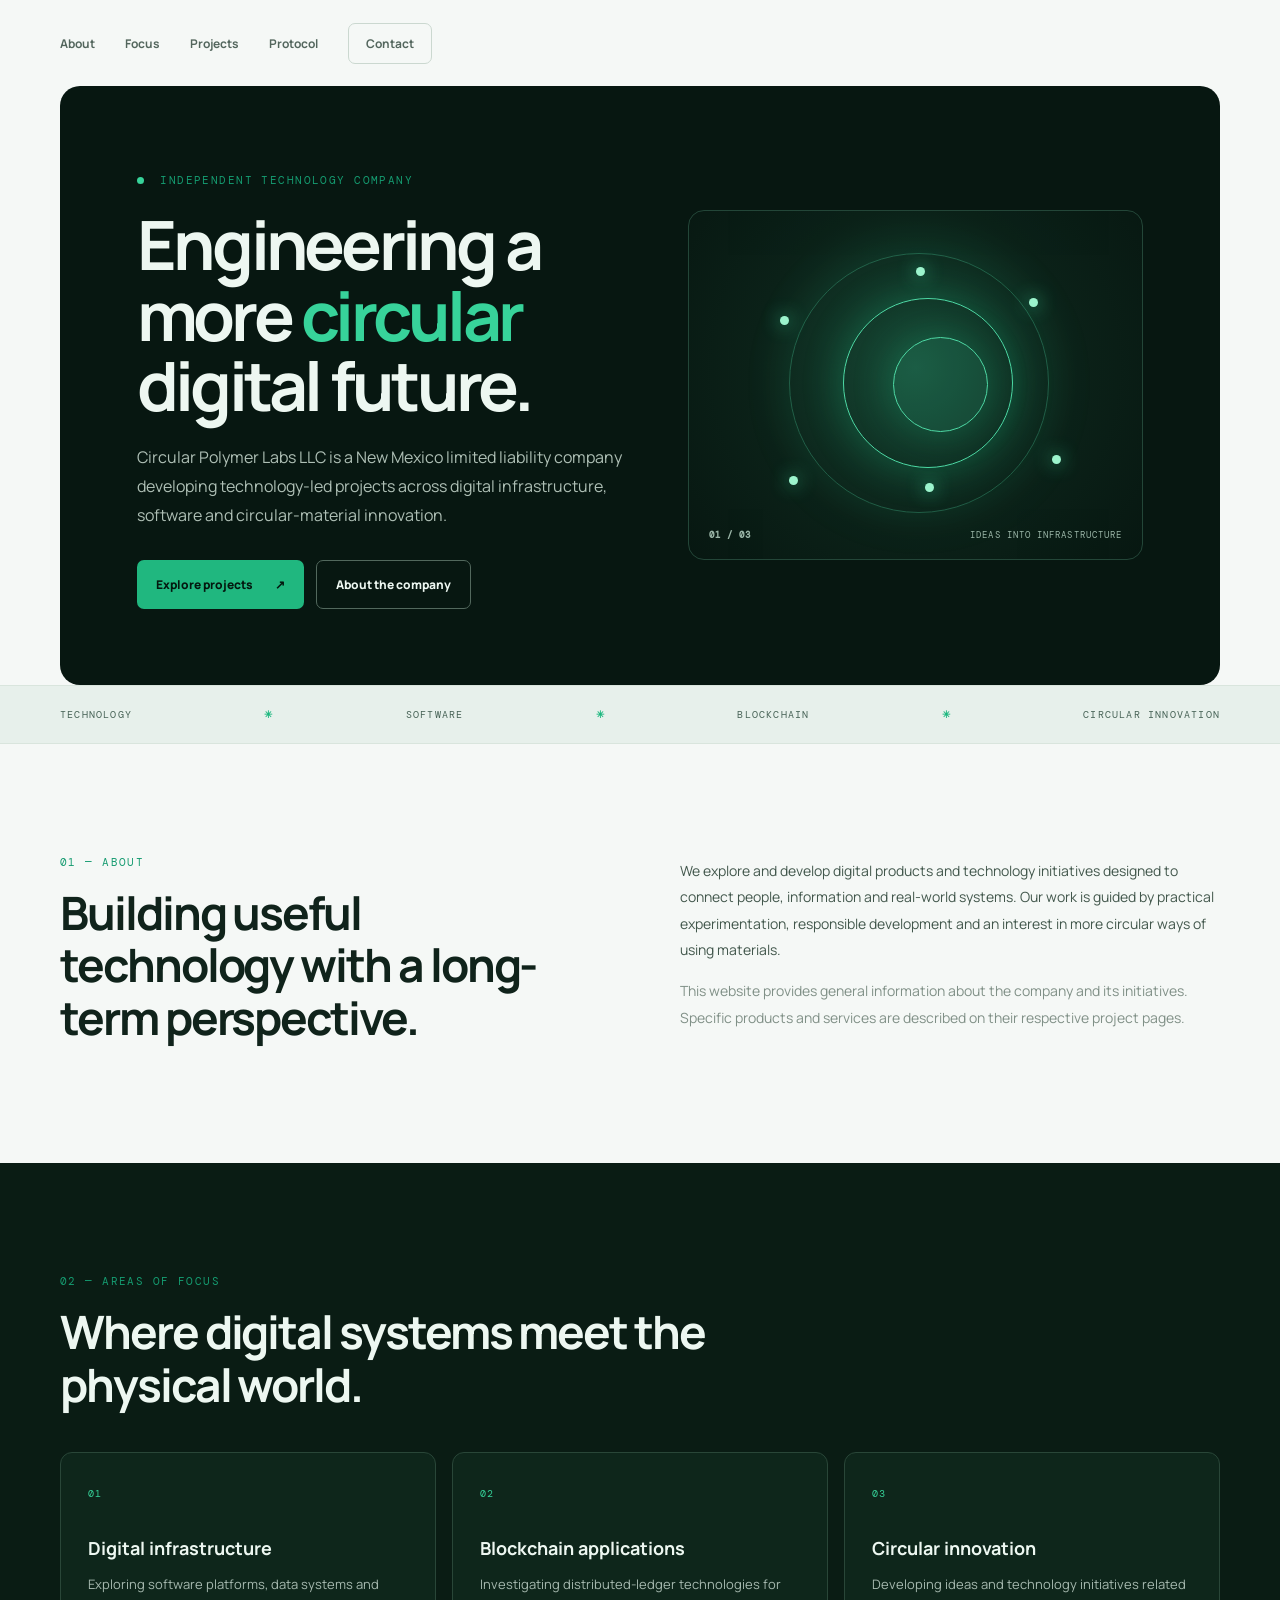
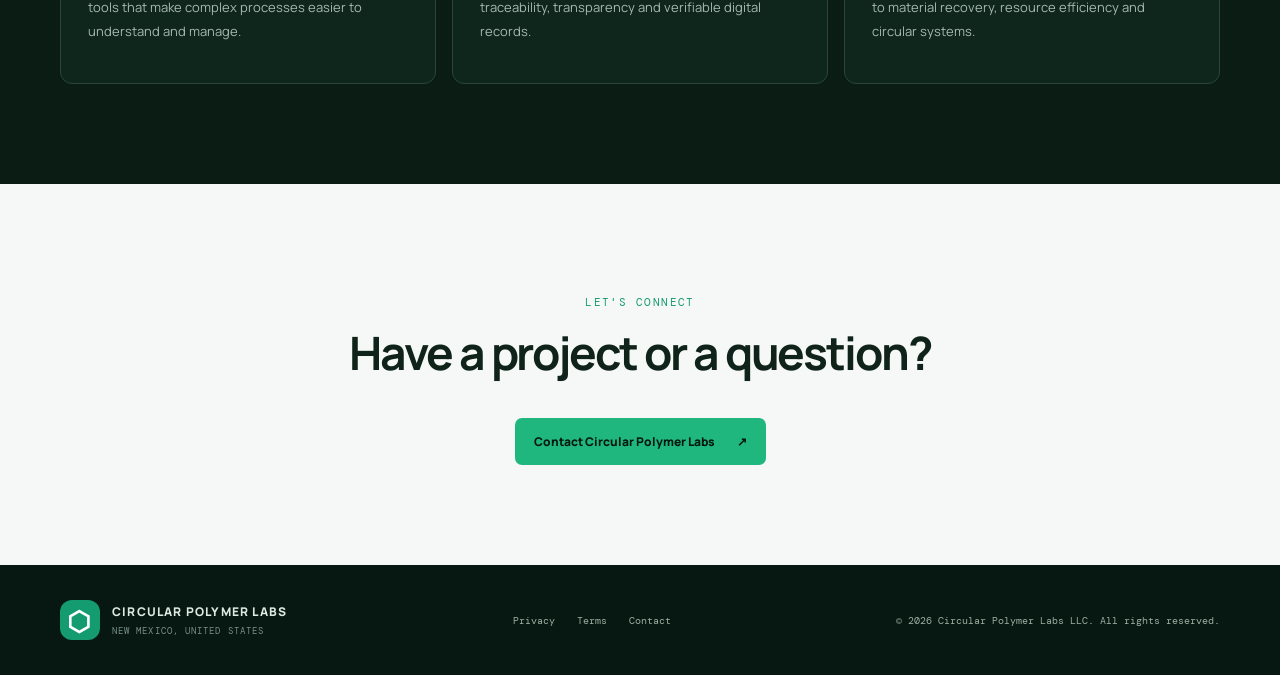
<file: index.html>
<!doctype html>
<html lang="en">
<head>
  <meta charset="utf-8"><meta name="viewport" content="width=device-width,initial-scale=1">
  <meta name="description" content="Circular Polymer Labs LLC develops technology-led projects at the intersection of digital infrastructure, innovation and circular materials.">
  <meta name="theme-color" content="#071711">
  <title>Circular Polymer Labs LLC | Technology & Circular Innovation</title>
  <link rel="icon" href="assets/favicon.svg" type="image/svg+xml">
  <link rel="stylesheet" href="styles.css">
</head>
<body>
<header class="nav wrap"><nav>
    <a href="#about">About</a>
    <a href="#focus">Focus</a>
    <a href="projects.html">Projects</a>
    <a href="protocol.html">Protocol</a>
    <a href="contact.html" class="nav-cta">Contact</a>
  <nav>
</header>
<main>
<section class="hero wrap">
  <div class="hero-copy">
    <p class="eyebrow"><i></i> INDEPENDENT TECHNOLOGY COMPANY</p>
    <h1>Engineering a more <em>circular</em> digital future.</h1>
    <p class="lead">Circular Polymer Labs LLC is a New Mexico limited liability company developing technology-led projects across digital infrastructure, software and circular-material innovation.</p>
    <div class="actions"><a class="button primary" href="projects.html">Explore projects <span>↗</span></a><a class="button ghost" href="#about">About the company</a></div>
  </div>
  <div class="visual" aria-label="Abstract connected network illustration">
    <div class="orb orb-a"></div><div class="orb orb-b"></div><div class="orb orb-c"></div>
    <div class="network"><span></span><span></span><span></span><span></span><span></span><span></span></div>
    <div class="visual-label"><b>01 / 03</b><span>IDEAS INTO INFRASTRUCTURE</span></div>
  </div>
</section>
<section class="ticker"><div class="wrap ticker-inner"><span>TECHNOLOGY</span><b>✳</b><span>SOFTWARE</span><b>✳</b><span>BLOCKCHAIN</span><b>✳</b><span>CIRCULAR INNOVATION</span></div></section>
<section id="about" class="section wrap two-col">
  <div><p class="eyebrow">01 — ABOUT</p><h2>Building useful technology with a long-term perspective.</h2></div>
  <div><p class="body-copy">We explore and develop digital products and technology initiatives designed to connect people, information and real-world systems. Our work is guided by practical experimentation, responsible development and an interest in more circular ways of using materials.</p><p class="body-copy muted">This website provides general information about the company and its initiatives. Specific products and services are described on their respective project pages.</p></div>
</section>
<section id="focus" class="section dark-section"><div class="wrap"><p class="eyebrow">02 — AREAS OF FOCUS</p><h2>Where digital systems meet the physical world.</h2>
  <div class="cards">
    <article class="info-card"><span>01</span><h3>Digital infrastructure</h3><p>Exploring software platforms, data systems and tools that make complex processes easier to understand and manage.</p></article>
    <article class="info-card"><span>02</span><h3>Blockchain applications</h3><p>Investigating distributed-ledger technologies for traceability, transparency and verifiable digital records.</p></article>
    <article class="info-card"><span>03</span><h3>Circular innovation</h3><p>Developing ideas and technology initiatives related to material recovery, resource efficiency and circular systems.</p></article>
  </div>
</div></section>
<section class="section wrap closing"><p class="eyebrow">LET'S CONNECT</p><h2>Have a project or a question?</h2><a class="button primary" href="contact.html">Contact Circular Polymer Labs <span>↗</span></a></section>
</main>
<footer class="footer"><div class="wrap footer-inner"><div class="brand"><span class="mark">⬡</span><span>CIRCULAR POLYMER LABS<small>NEW MEXICO, UNITED STATES</small></span></div><div class="footer-links"><a href="privacy.html">Privacy</a><a href="terms.html">Terms</a><a href="contact.html">Contact</a></div><p>© <span id="year"></span> Circular Polymer Labs LLC. All rights reserved.</p></div></footer>
<script>document.getElementById('year').textContent=new Date().getFullYear();</script>
</body></html>
</file>
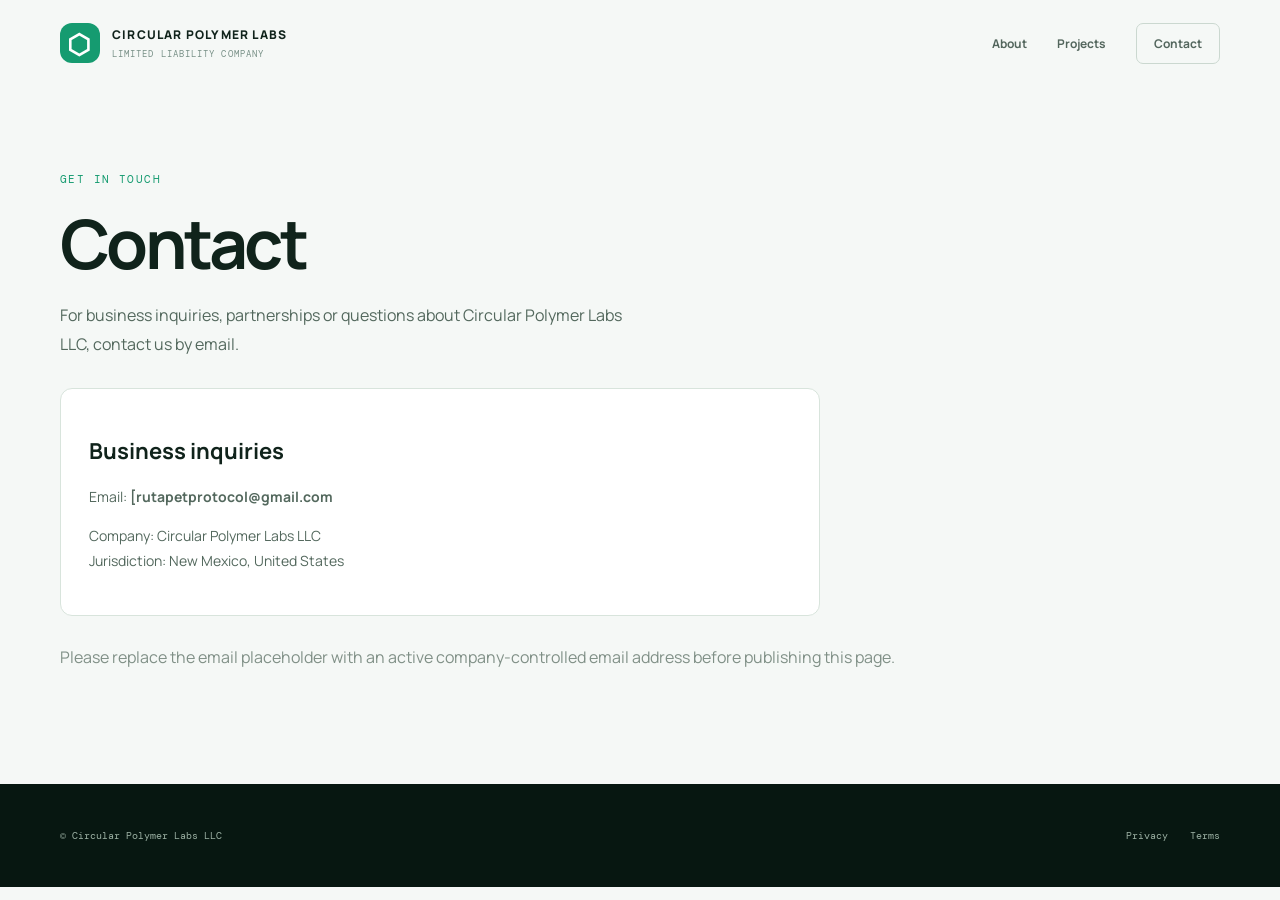
<file: contact.html>
<!doctype html><html lang="en"><head><meta charset="utf-8"><meta name="viewport" content="width=device-width,initial-scale=1"><title>Contact | Circular Polymer Labs LLC</title><link rel="stylesheet" href="styles.css"></head><body><header class="nav wrap"><a class="brand" href="index.html"><span class="mark">⬡</span><span>CIRCULAR POLYMER LABS<small>LIMITED LIABILITY COMPANY</small></span></a><nav><a href="index.html#about">About</a><a href="projects.html">Projects</a><a href="contact.html" class="nav-cta">Contact</a></nav></header><main class="page wrap"><p class="eyebrow">GET IN TOUCH</p><h1>Contact</h1><p class="lead">For business inquiries, partnerships or questions about Circular Polymer Labs LLC, contact us by email.</p><div class="project"><h2>Business inquiries</h2><p>Email: <strong>[rutapetprotocol@gmail.com</strong></p><p>Company: Circular Polymer Labs LLC<br>Jurisdiction: New Mexico, United States</p></div><p class="muted">Please replace the email placeholder with an active company-controlled email address before publishing this page.</p></main><footer class="footer"><div class="wrap footer-inner"><p>© Circular Polymer Labs LLC</p><div class="footer-links"><a href="privacy.html">Privacy</a><a href="terms.html">Terms</a></div></div></footer></body></html>
</file>
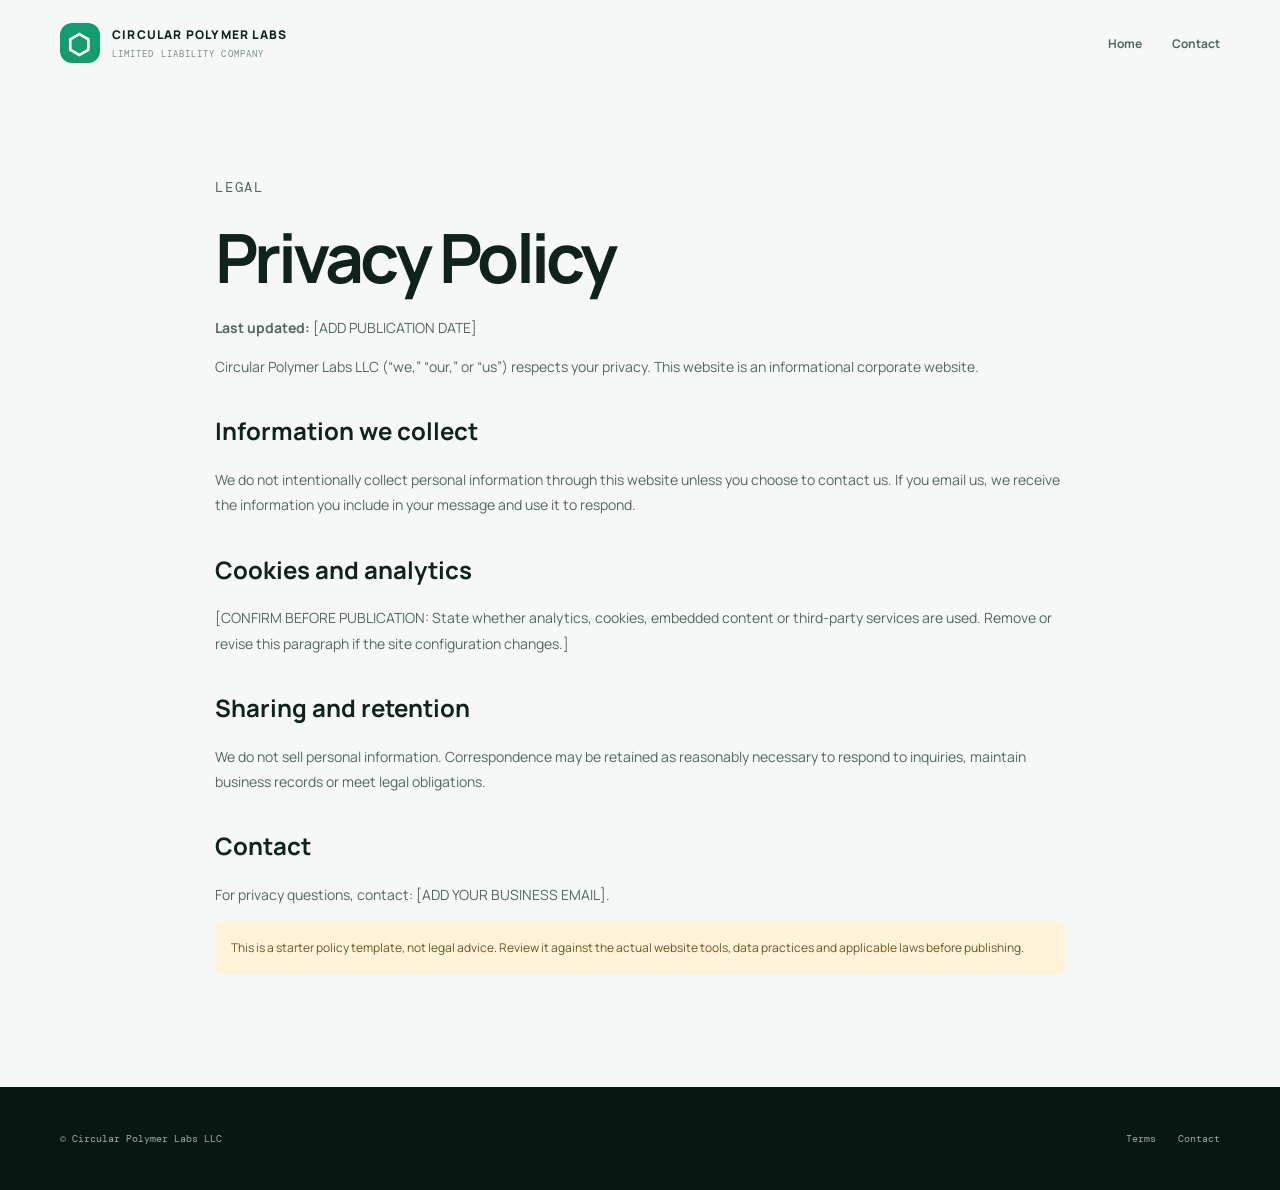
<file: privacy.html>
<!doctype html><html lang="en"><head><meta charset="utf-8"><meta name="viewport" content="width=device-width,initial-scale=1"><title>Privacy Policy | Circular Polymer Labs LLC</title><link rel="stylesheet" href="styles.css"></head><body><header class="nav wrap"><a class="brand" href="index.html"><span class="mark">⬡</span><span>CIRCULAR POLYMER LABS<small>LIMITED LIABILITY COMPANY</small></span></a><nav><a href="index.html">Home</a><a href="contact.html">Contact</a></nav></header><main class="page wrap legal"><p class="eyebrow">LEGAL</p><h1>Privacy Policy</h1><p><strong>Last updated:</strong> [ADD PUBLICATION DATE]</p><p>Circular Polymer Labs LLC (“we,” “our,” or “us”) respects your privacy. This website is an informational corporate website.</p><h2>Information we collect</h2><p>We do not intentionally collect personal information through this website unless you choose to contact us. If you email us, we receive the information you include in your message and use it to respond.</p><h2>Cookies and analytics</h2><p>[CONFIRM BEFORE PUBLICATION: State whether analytics, cookies, embedded content or third-party services are used. Remove or revise this paragraph if the site configuration changes.]</p><h2>Sharing and retention</h2><p>We do not sell personal information. Correspondence may be retained as reasonably necessary to respond to inquiries, maintain business records or meet legal obligations.</p><h2>Contact</h2><p>For privacy questions, contact: [ADD YOUR BUSINESS EMAIL].</p><p class="notice">This is a starter policy template, not legal advice. Review it against the actual website tools, data practices and applicable laws before publishing.</p></main><footer class="footer"><div class="wrap footer-inner"><p>© Circular Polymer Labs LLC</p><div class="footer-links"><a href="terms.html">Terms</a><a href="contact.html">Contact</a></div></div></footer></body></html>
</file>
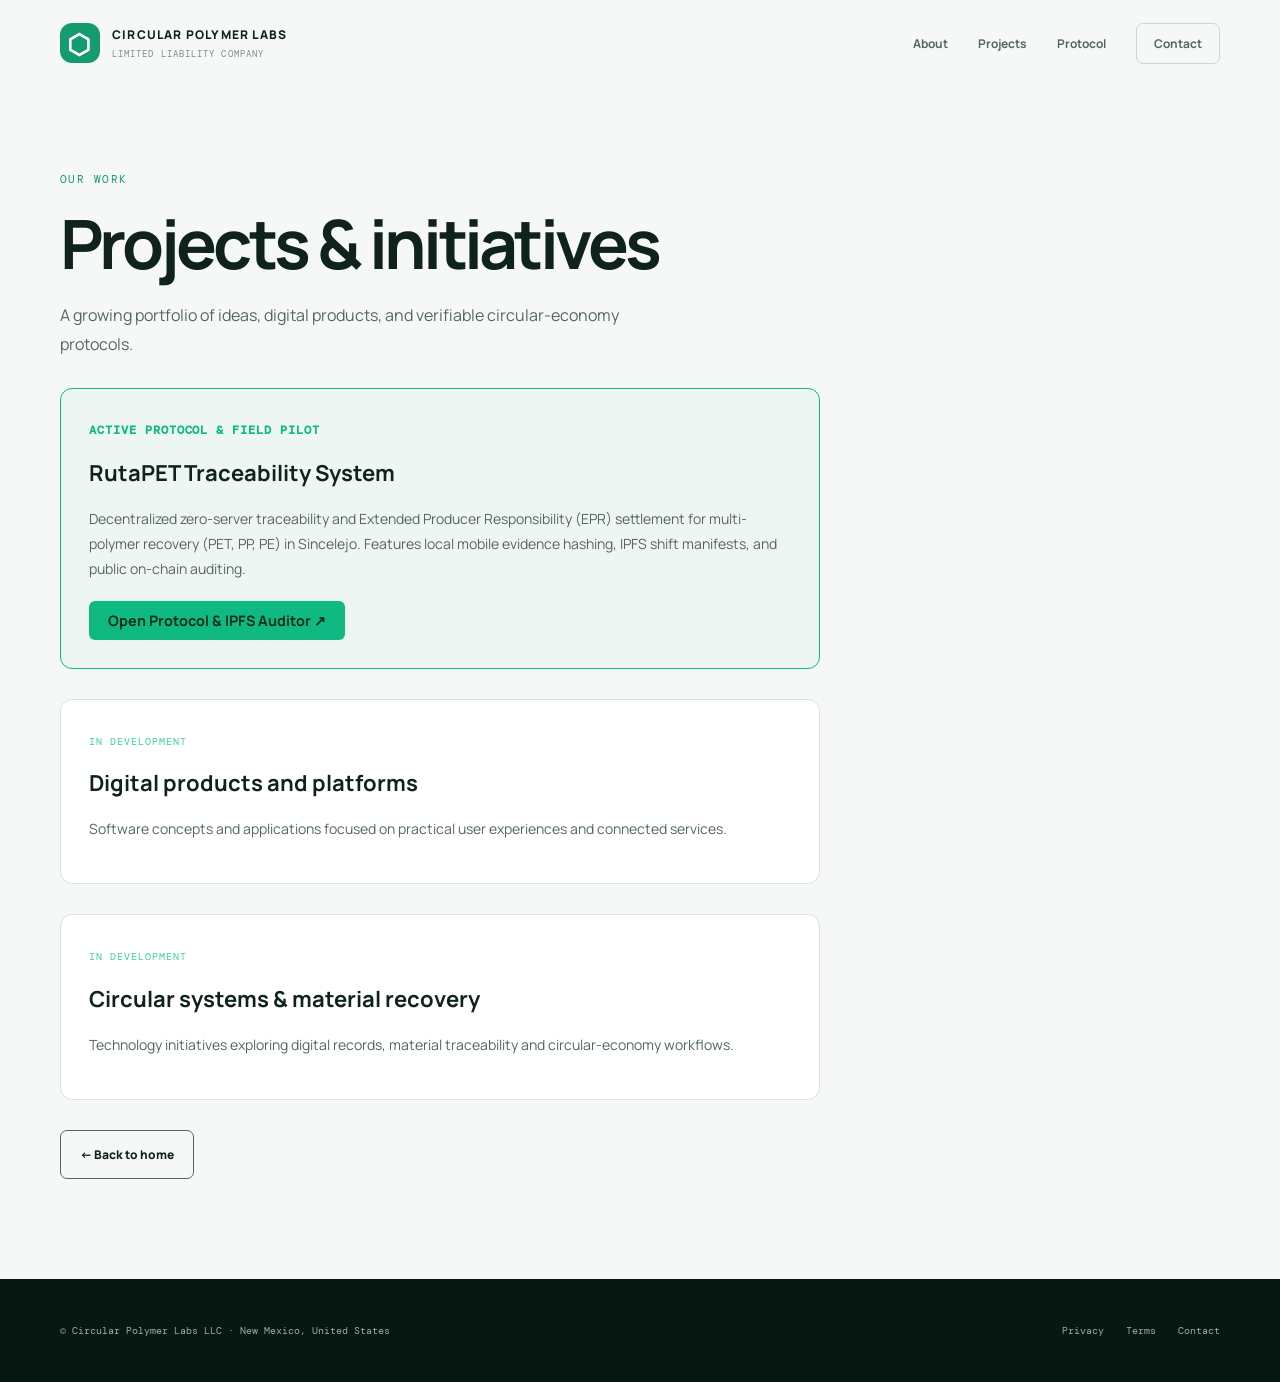
<file: projects.html>
<!doctype html>
<html lang="en">
<head>
  <meta charset="utf-8">
  <meta name="viewport" content="width=device-width, initial-scale=1">
  <title>Projects | Circular Polymer Labs LLC</title>
  <link rel="stylesheet" href="styles.css">
</head>
<body>
  <header class="nav wrap">
    <a class="brand" href="index.html">
      <span class="mark">⬡</span>
      <span>CIRCULAR POLYMER LABS<small>LIMITED LIABILITY COMPANY</small></span>
    </a>
    <nav>
      <a href="index.html#about">About</a>
      <a href="projects.html" class="active">Projects</a>
      <a href="protocol.html">Protocol</a>
      <a href="contact.html" class="nav-cta">Contact</a>
    </nav>
  </header>

  <main class="page wrap">
    <p class="eyebrow">OUR WORK</p>
    <h1>Projects &amp; initiatives</h1>
    <p class="lead">A growing portfolio of ideas, digital products, and verifiable circular-economy protocols.</p>

    <!-- RutaPET Featured Project -->
    <div class="project" style="border: 1px solid var(--accent, #10b981); background: rgba(16, 185, 129, 0.03);">
      <span style="color: #10b981; font-weight: 700; font-size: 0.75rem; letter-spacing: 0.08em;">ACTIVE PROTOCOL &amp; FIELD PILOT</span>
      <h2>RutaPET Traceability System</h2>
      <p>Decentralized zero-server traceability and Extended Producer Responsibility (EPR) settlement for multi-polymer recovery (PET, PP, PE) in Sincelejo. Features local mobile evidence hashing, IPFS shift manifests, and public on-chain auditing.</p>
      <div style="margin-top: 1.25rem;">
        <a class="button" href="protocol.html" style="display: inline-block; background: #10b981; color: #052e16; padding: 0.6rem 1.2rem; border-radius: 6px; font-weight: 700; font-size: 0.9rem;">Open Protocol &amp; IPFS Auditor ↗</a>
      </div>
    </div>

    <div class="project">
      <span>IN DEVELOPMENT</span>
      <h2>Digital products and platforms</h2>
      <p>Software concepts and applications focused on practical user experiences and connected services.</p>
    </div>

    <div class="project">
      <span>IN DEVELOPMENT</span>
      <h2>Circular systems &amp; material recovery</h2>
      <p>Technology initiatives exploring digital records, material traceability and circular-economy workflows.</p>
    </div>

    <a class="button ghost" href="index.html">← Back to home</a>
  </main>

  <footer class="footer">
    <div class="wrap footer-inner">
      <p>© Circular Polymer Labs LLC · New Mexico, United States</p>
      <div class="footer-links">
        <a href="privacy.html">Privacy</a>
        <a href="terms.html">Terms</a>
        <a href="contact.html">Contact</a>
      </div>
    </div>
  </footer>
</body>
</html>
</file>
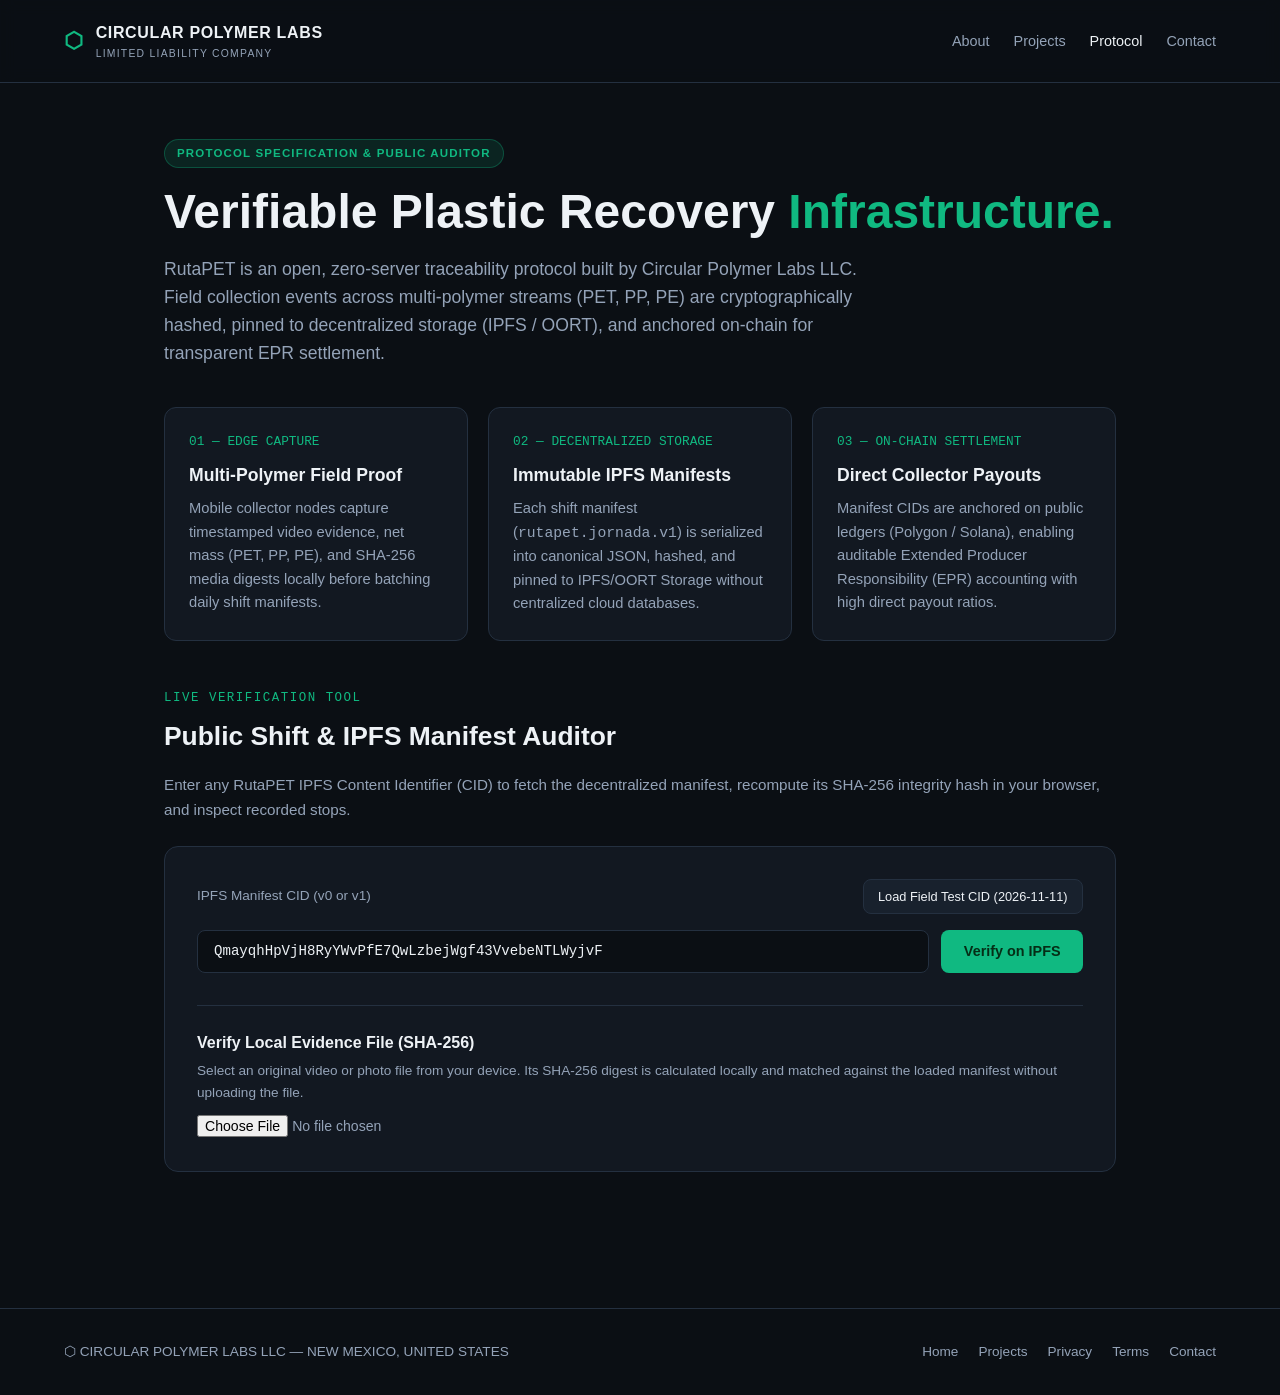
<file: protocol.html>
<!DOCTYPE html>
<html lang="en">
<head>
  <meta charset="UTF-8" />
  <meta name="viewport" content="width=device-width, initial-scale=1.0" />
  <title>RutaPET Protocol — Circular Polymer Labs LLC</title>
  <link href="assets/favicon.svg" rel="icon" type="image/svg+xml" />
  <style>
    :root {
      --bg: #0b0f14;
      --surface: #121821;
      --surface-alt: #18212d;
      --border: #243040;
      --text: #eef2f6;
      --muted: #94a3b8;
      --accent: #10b981;
      --accent-soft: rgba(16, 185, 129, 0.12);
      --mono: ui-monospace, SFMono-Regular, Menlo, Monaco, Consolas, monospace;
      --sans: -apple-system, BlinkMacSystemFont, "Segoe UI", Roboto, Inter, sans-serif;
    }

    * { box-sizing: border-box; margin: 0; padding: 0; }

    body {
      background-color: var(--bg);
      color: var(--text);
      font-family: var(--sans);
      line-height: 1.6;
      -webkit-font-smoothing: antialiased;
    }

    a { color: inherit; text-decoration: none; }

    /* Header matching Circular Polymer Labs LLC */
    header {
      display: flex;
      justify-content: space-between;
      align-items: center;
      padding: 1.25rem 5%;
      border-bottom: 1px solid var(--border);
      background: rgba(11, 15, 20, 0.9);
      position: sticky;
      top: 0;
      z-index: 50;
      backdrop-filter: blur(8px);
    }

    .brand {
      display: flex;
      align-items: center;
      gap: 0.75rem;
      font-weight: 700;
      letter-spacing: 0.04em;
    }

    .brand-icon {
      color: var(--accent);
      font-size: 1.4rem;
    }

    .brand small {
      display: block;
      font-size: 0.65rem;
      font-weight: 500;
      color: var(--muted);
      letter-spacing: 0.12em;
    }

    nav {
      display: flex;
      gap: 1.5rem;
      font-size: 0.9rem;
      color: var(--muted);
    }

    nav a:hover, nav a.active {
      color: var(--text);
    }

    main {
      max-width: 1080px;
      margin: 0 auto;
      padding: 3.5rem 5% 5rem;
    }

    .badge {
      display: inline-block;
      padding: 0.25rem 0.75rem;
      font-size: 0.72rem;
      font-weight: 600;
      letter-spacing: 0.1em;
      text-transform: uppercase;
      color: var(--accent);
      background: var(--accent-soft);
      border: 1px solid rgba(16, 185, 129, 0.3);
      border-radius: 999px;
      margin-bottom: 1rem;
    }

    h1 {
      font-size: clamp(2rem, 4vw, 3rem);
      line-height: 1.15;
      margin-bottom: 1rem;
      font-weight: 700;
    }

    h1 em {
      font-style: normal;
      color: var(--accent);
    }

    .lead {
      color: var(--muted);
      font-size: 1.1rem;
      max-width: 720px;
      margin-bottom: 2.5rem;
    }

    /* Architecture & Metrics Grid */
    .grid-3 {
      display: grid;
      grid-template-columns: repeat(auto-fit, minmax(260px, 1fr));
      gap: 1.25rem;
      margin-bottom: 3rem;
    }

    .card {
      background: var(--surface);
      border: 1px solid var(--border);
      border-radius: 12px;
      padding: 1.5rem;
    }

    .card-num {
      font-family: var(--mono);
      font-size: 0.8rem;
      color: var(--accent);
      display: block;
      margin-bottom: 0.5rem;
    }

    .card h3 {
      font-size: 1.1rem;
      margin-bottom: 0.5rem;
    }

    .card p {
      font-size: 0.92rem;
      color: var(--muted);
    }

    /* Section Headers */
    .section-label {
      font-family: var(--mono);
      font-size: 0.78rem;
      letter-spacing: 0.12em;
      color: var(--accent);
      text-transform: uppercase;
      margin-bottom: 0.4rem;
    }

    h2 {
      font-size: 1.65rem;
      margin-bottom: 1rem;
    }

    /* Live IPFS & SHA-256 Auditor Box */
    .auditor-box {
      background: var(--surface);
      border: 1px solid var(--border);
      border-radius: 14px;
      padding: 2rem;
      margin-top: 1.5rem;
      margin-bottom: 3.5rem;
    }

    .input-row {
      display: flex;
      flex-wrap: wrap;
      gap: 0.75rem;
      margin-top: 1rem;
    }

    input[type="text"] {
      flex: 1;
      min-width: 260px;
      background: var(--bg);
      border: 1px solid var(--border);
      color: var(--text);
      padding: 0.8rem 1rem;
      border-radius: 8px;
      font-family: var(--mono);
      font-size: 0.88rem;
    }

    input[type="text"]:focus {
      outline: none;
      border-color: var(--accent);
    }

    button {
      background: var(--accent);
      color: #052e16;
      font-weight: 700;
      border: none;
      padding: 0.8rem 1.4rem;
      border-radius: 8px;
      cursor: pointer;
      font-size: 0.9rem;
      transition: opacity 0.2s;
    }

    button:hover { opacity: 0.9; }
    button:disabled { opacity: 0.5; cursor: not-allowed; }

    .btn-secondary {
      background: var(--surface-alt);
      color: var(--text);
      border: 1px solid var(--border);
      font-weight: 500;
      padding: 0.55rem 0.9rem;
      font-size: 0.8rem;
    }

    .status-bar {
      margin-top: 1.25rem;
      padding: 1rem;
      border-radius: 8px;
      background: var(--bg);
      border: 1px solid var(--border);
      font-family: var(--mono);
      font-size: 0.85rem;
      display: none;
    }

    .status-bar.visible { display: block; }
    .ok { color: #34d399; }
    .err { color: #f87171; }
    .warn { color: #fbbf24; }

    .audit-results {
      margin-top: 1.5rem;
      display: none;
    }

    .audit-results.visible { display: block; }

    .metrics-strip {
      display: grid;
      grid-template-columns: repeat(auto-fit, minmax(160px, 1fr));
      gap: 1rem;
      margin-bottom: 1.5rem;
    }

    .metric-pill {
      background: var(--surface-alt);
      border: 1px solid var(--border);
      border-radius: 10px;
      padding: 1rem;
    }

    .metric-pill span {
      display: block;
      font-size: 0.75rem;
      color: var(--muted);
      text-transform: uppercase;
    }

    .metric-pill strong {
      font-size: 1.35rem;
      font-family: var(--mono);
      color: var(--text);
    }

    table {
      width: 100%;
      border-collapse: collapse;
      font-size: 0.85rem;
      margin-top: 1rem;
    }

    th, td {
      text-align: left;
      padding: 0.7rem 0.75rem;
      border-bottom: 1px solid var(--border);
    }

    th {
      color: var(--muted);
      font-weight: 600;
      font-size: 0.78rem;
      text-transform: uppercase;
    }

    td.mono {
      font-family: var(--mono);
      font-size: 0.8rem;
      color: var(--muted);
    }

    /* File Hash Verifier */
    .file-box {
      margin-top: 2rem;
      padding-top: 1.5rem;
      border-top: 1px solid var(--border);
    }

    input[type="file"] {
      margin-top: 0.75rem;
      color: var(--muted);
      font-size: 0.88rem;
    }

    footer {
      border-top: 1px solid var(--border);
      padding: 2rem 5%;
      display: flex;
      flex-wrap: wrap;
      justify-content: space-between;
      align-items: center;
      gap: 1rem;
      color: var(--muted);
      font-size: 0.85rem;
    }

    footer .links {
      display: flex;
      gap: 1.25rem;
    }
  </style>
</head>
<body>

  <header>
    <a class="brand" aria-label="Circular Polymer Labs home" href="index.html">
      <span class="brand-icon">⬡</span>
      <span>CIRCULAR POLYMER LABS<small>LIMITED LIABILITY COMPANY</small></span>
    </a>
    <nav>
      <a href="index.html#about">About</a>
      <a href="projects.html">Projects</a>
      <a href="protocol.html" class="active">Protocol</a>
      <a href="contact.html">Contact</a>
    </nav>
  </header>

  <main>
    <span class="badge">PROTOCOL SPECIFICATION &amp; PUBLIC AUDITOR</span>
    <h1>Verifiable Plastic Recovery <em>Infrastructure.</em></h1>
    <p class="lead">
      RutaPET is an open, zero-server traceability protocol built by Circular Polymer Labs LLC.
      Field collection events across multi-polymer streams (PET, PP, PE) are cryptographically hashed,
      pinned to decentralized storage (IPFS / OORT), and anchored on-chain for transparent EPR settlement.
    </p>

    <div class="grid-3">
      <article class="card">
        <span class="card-num">01 — EDGE CAPTURE</span>
        <h3>Multi-Polymer Field Proof</h3>
        <p>
          Mobile collector nodes capture timestamped video evidence, net mass (PET, PP, PE), and
          SHA-256 media digests locally before batching daily shift manifests.
        </p>
      </article>
      <article class="card">
        <span class="card-num">02 — DECENTRALIZED STORAGE</span>
        <h3>Immutable IPFS Manifests</h3>
        <p>
          Each shift manifest (<code>rutapet.jornada.v1</code>) is serialized into canonical JSON,
          hashed, and pinned to IPFS/OORT Storage without centralized cloud databases.
        </p>
      </article>
      <article class="card">
        <span class="card-num">03 — ON-CHAIN SETTLEMENT</span>
        <h3>Direct Collector Payouts</h3>
        <p>
          Manifest CIDs are anchored on public ledgers (Polygon / Solana), enabling auditable Extended
          Producer Responsibility (EPR) accounting with high direct payout ratios.
        </p>
      </article>
    </div>

    <section id="auditor">
      <p class="section-label">LIVE VERIFICATION TOOL</p>
      <h2>Public Shift &amp; IPFS Manifest Auditor</h2>
      <p style="color: var(--muted); font-size: 0.95rem;">
        Enter any RutaPET IPFS Content Identifier (CID) to fetch the decentralized manifest,
        recompute its SHA-256 integrity hash in your browser, and inspect recorded stops.
      </p>

      <div class="auditor-box">
        <div style="display:flex; justify-content:space-between; align-items:center; flex-wrap:wrap; gap:0.5rem;">
          <label for="cidInput" style="font-size:0.85rem; color:var(--muted);">IPFS Manifest CID (v0 or v1)</label>
          <button type="button" class="btn-secondary" onclick="loadSampleCID()">Load Field Test CID (2026-11-11)</button>
        </div>

        <div class="input-row">
          <input
            type="text"
            id="cidInput"
            placeholder="e.g. QmayqhHpVjH8RyYWvPfE7QwLzbejWgf43VvebeNTLWyjvF"
            value="QmayqhHpVjH8RyYWvPfE7QwLzbejWgf43VvebeNTLWyjvF"
          />
          <button type="button" id="verifyBtn" onclick="auditManifest()">Verify on IPFS</button>
        </div>

        <div id="statusBar" class="status-bar"></div>

        <div id="auditResults" class="audit-results">
          <div class="metrics-strip">
            <div class="metric-pill">
              <span>Total Mass</span>
              <strong id="resMass">—</strong>
            </div>
            <div class="metric-pill">
              <span>Recorded Stops</span>
              <strong id="resStops">—</strong>
            </div>
            <div class="metric-pill">
              <span>Integrity Check</span>
              <strong id="resIntegrity" style="font-size:1rem;">—</strong>
            </div>
          </div>

          <div style="font-family:var(--mono); font-size:0.8rem; color:var(--muted); word-break:break-all; margin-bottom:1rem;">
            <div><strong>CID:</strong> <span id="resCid"></span></div>
            <div><strong>Manifest SHA-256:</strong> <span id="resHash"></span></div>
          </div>

          <div style="overflow-x:auto;">
            <table>
              <thead>
                <tr>
                  <th>#</th>
                  <th>Timestamp (UTC)</th>
                  <th>Polymer / Weight</th>
                  <th>Evidence File</th>
                  <th>Evidence SHA-256</th>
                </tr>
              </thead>
              <tbody id="stopsTableBody"></tbody>
            </table>
          </div>
        </div>

        <div class="file-box">
          <h3 style="font-size:1rem; margin-bottom:0.25rem;">Verify Local Evidence File (SHA-256)</h3>
          <p style="font-size:0.85rem; color:var(--muted);">
            Select an original video or photo file from your device. Its SHA-256 digest is calculated locally
            and matched against the loaded manifest without uploading the file.
          </p>
          <input type="file" id="evidenceFileInput" onchange="verifyLocalFile()" />
          <div id="fileVerifyStatus" class="status-bar"></div>
        </div>
      </div>
    </section>
  </main>

  <footer>
    <div>⬡ CIRCULAR POLYMER LABS LLC — NEW MEXICO, UNITED STATES</div>
    <div class="links">
      <a href="index.html">Home</a>
      <a href="projects.html">Projects</a>
      <a href="privacy.html">Privacy</a>
      <a href="terms.html">Terms</a>
      <a href="contact.html">Contact</a>
    </div>
  </footer>

  <script>
    let currentManifest = null;

    const GATEWAYS = [
      "https://ipfs.io/ipfs/",
      "https://dweb.link/ipfs/",
      "https://gateway.pinata.cloud/ipfs/"
    ];

    function loadSampleCID() {
      document.getElementById("cidInput").value = "QmayqhHpVjH8RyYWvPfE7QwLzbejWgf43VvebeNTLWyjvF";
      auditManifest();
    }

    async function sha256Hex(buffer) {
      const hashBuffer = await crypto.subtle.digest("SHA-256", buffer);
      const hashArray = Array.from(new Uint8Array(hashBuffer));
      return hashArray.map(b => b.toString(16).padStart(2, "0")).join("");
    }

    function setStatus(el, html, visible = true) {
      el.innerHTML = html;
      el.classList.toggle("visible", visible);
    }

    async function fetchFromIPFS(cid) {
      for (const gw of GATEWAYS) {
        try {
          const controller = new AbortController();
          const timeoutId = setTimeout(() => controller.abort(), 9000);
          const res = await fetch(gw + cid, { signal: controller.signal });
          clearTimeout(timeoutId);
          if (res.ok) {
            return await res.text();
          }
        } catch (e) {
          // Try next gateway
        }
      }
      throw new Error("Unable to retrieve CID from public IPFS gateways.");
    }

    async function auditManifest() {
      const cid = document.getElementById("cidInput").value.trim();
      const statusBar = document.getElementById("statusBar");
      const resultsBox = document.getElementById("auditResults");
      const btn = document.getElementById("verifyBtn");

      if (!cid) {
        setStatus(statusBar, '<span class="err">Please enter a valid IPFS CID.</span>');
        return;
      }

      btn.disabled = true;
      resultsBox.classList.remove("visible");
      setStatus(statusBar, 'Querying decentralized IPFS gateways for <strong>' + cid + '</strong>...');

      try {
        const rawText = await fetchFromIPFS(cid);
        const data = JSON.parse(rawText);
        currentManifest = data;

        const stops = Array.isArray(data.paradas) ? data.paradas : (Array.isArray(data.stops) ? data.stops : []);
        let totalGrams = 0;

        stops.forEach(s => {
          if (typeof s.gramos === "number") totalGrams += s.gramos;
          else if (typeof s.kg === "number") totalGrams += s.kg * 1000;
        });

        // Recompute canonical payload hash if hash field is present
        let integrityHtml = '<span class="ok">VERIFIED</span>';
        let computedHash = data.hash || "N/A";

        if (data.hash) {
          const clone = { ...data };
          delete clone.hash;
          const encoder = new TextEncoder();
          const checkHash = await sha256Hex(encoder.encode(JSON.stringify(clone)));
          if (checkHash === data.hash) {
            integrityHtml = '<span class="ok">✔ SHA-256 MATCH</span>';
          } else {
            integrityHtml = '<span class="warn">✔ PINNED (CUSTOM CANONICAL)</span>';
          }
        }

        document.getElementById("resMass").textContent = (totalGrams / 1000).toFixed(3) + " kg";
        document.getElementById("resStops").textContent = stops.length;
        document.getElementById("resIntegrity").innerHTML = integrityHtml;
        document.getElementById("resCid").textContent = cid;
        document.getElementById("resHash").textContent = computedHash;

        const tbody = document.getElementById("stopsTableBody");
        tbody.innerHTML = "";

        stops.slice(0, 100).forEach((s, idx) => {
          const tr = document.createElement("tr");
          const num = s.n || (idx + 1);
          const time = s.hora || s.timestamp || "—";
          const polymer = s.polimero || s.polymer || "PET";
          const weight = s.gramos ? `${s.gramos} g` : (s.kg ? `${s.kg} kg` : "—");
          const ev = s.evidencia || s.evidence || {};
          const fileName = ev.nombre || ev.name || "—";
          const fileHash = ev.sha256 ? ev.sha256.slice(0, 16) + "..." : "—";

          tr.innerHTML = `
            <td>${num}</td>
            <td class="mono">${time}</td>
            <td><strong>${polymer}</strong> · ${weight}</td>
            <td class="mono">${fileName}</td>
            <td class="mono">${fileHash}</td>
          `;
          tbody.appendChild(tr);
        });

        setStatus(statusBar, '<span class="ok">✔ Manifest retrieved and verified from IPFS.</span>');
        resultsBox.classList.add("visible");
      } catch (err) {
        setStatus(statusBar, '<span class="err">✖ ' + err.message + '</span>');
      } finally {
        btn.disabled = false;
      }
    }

    async function verifyLocalFile() {
      const input = document.getElementById("evidenceFileInput");
      const status = document.getElementById("fileVerifyStatus");
      if (!input.files || !input.files[0]) return;

      const file = input.files[0];
      setStatus(status, "Computing local SHA-256 digest for <strong>" + file.name + "</strong>...");

      try {
        const buffer = await file.arrayBuffer();
        const hex = await sha256Hex(buffer);

        let matchMsg = "";
        if (currentManifest) {
          const stops = currentManifest.paradas || currentManifest.stops || [];
          const found = stops.find(s => {
            const ev = s.evidencia || s.evidence || {};
            return ev.sha256 === hex;
          });
          if (found) {
            matchMsg = `<br><span class="ok">✔ MATCH FOUND in manifest stop #${found.n || "?"} (${found.gramos || 0} g)</span>`;
          } else {
            matchMsg = `<br><span class="warn">No matching hash found in the currently loaded manifest.</span>`;
          }
        }

        setStatus(status, `File SHA-256: <strong>${hex}</strong>${matchMsg}`);
      } catch (e) {
        setStatus(status, `<span class="err">Error hashing file: ${e.message}</span>`);
      }
    }
  </script>
</body>
</html>
</file>
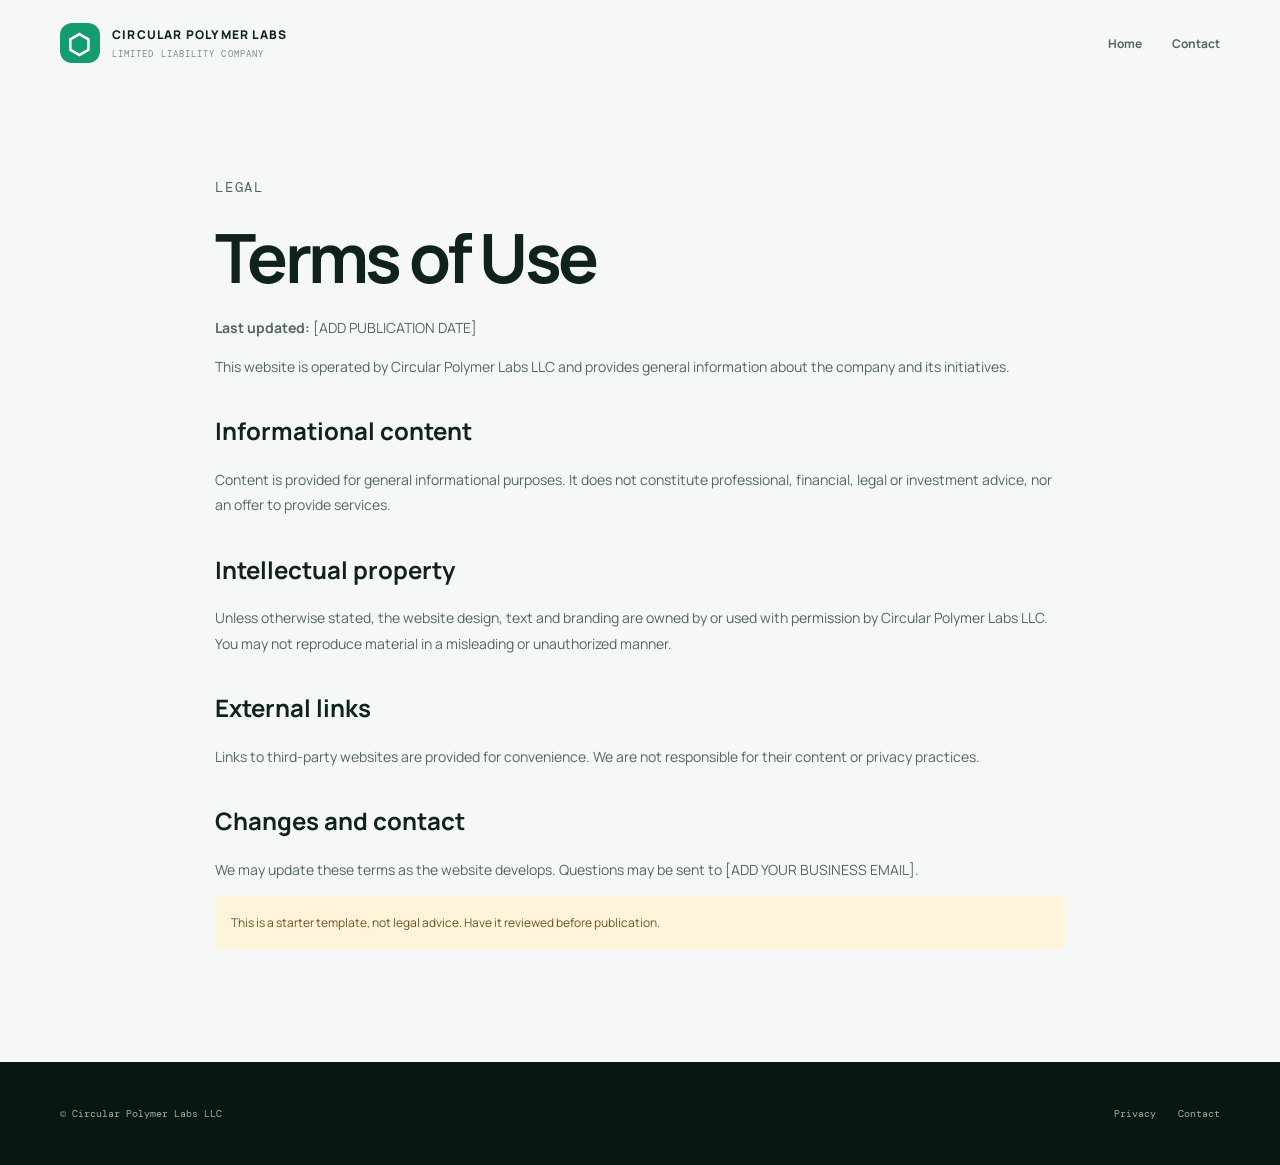
<file: terms.html>
<!doctype html><html lang="en"><head><meta charset="utf-8"><meta name="viewport" content="width=device-width,initial-scale=1"><title>Terms of Use | Circular Polymer Labs LLC</title><link rel="stylesheet" href="styles.css"></head><body><header class="nav wrap"><a class="brand" href="index.html"><span class="mark">⬡</span><span>CIRCULAR POLYMER LABS<small>LIMITED LIABILITY COMPANY</small></span></a><nav><a href="index.html">Home</a><a href="contact.html">Contact</a></nav></header><main class="page wrap legal"><p class="eyebrow">LEGAL</p><h1>Terms of Use</h1><p><strong>Last updated:</strong> [ADD PUBLICATION DATE]</p><p>This website is operated by Circular Polymer Labs LLC and provides general information about the company and its initiatives.</p><h2>Informational content</h2><p>Content is provided for general informational purposes. It does not constitute professional, financial, legal or investment advice, nor an offer to provide services.</p><h2>Intellectual property</h2><p>Unless otherwise stated, the website design, text and branding are owned by or used with permission by Circular Polymer Labs LLC. You may not reproduce material in a misleading or unauthorized manner.</p><h2>External links</h2><p>Links to third-party websites are provided for convenience. We are not responsible for their content or privacy practices.</p><h2>Changes and contact</h2><p>We may update these terms as the website develops. Questions may be sent to [ADD YOUR BUSINESS EMAIL].</p><p class="notice">This is a starter template, not legal advice. Have it reviewed before publication.</p></main><footer class="footer"><div class="wrap footer-inner"><p>© Circular Polymer Labs LLC</p><div class="footer-links"><a href="privacy.html">Privacy</a><a href="contact.html">Contact</a></div></div></footer></body></html>
</file>
<file: styles.css>
@import url('https://fonts.googleapis.com/css2?family=DM+Mono:wght@400;500&family=Manrope:wght@400;500;600;700;800&display=swap');
:root{--bg:#071711;--panel:#0d2119;--green:#37d39a;--mint:#a8f0d0;--text:#edf7f1;--muted:#a6b9af;--ink:#10231b}*{box-sizing:border-box}html{scroll-behavior:smooth}body{margin:0;background:#f5f8f6;color:var(--ink);font-family:Manrope,Arial,sans-serif}a{color:inherit;text-decoration:none}.wrap{width:min(1160px,calc(100% - 48px));margin:auto}.nav{height:86px;display:flex;align-items:center;justify-content:space-between}.brand{display:flex;align-items:center;gap:12px;font-size:12px;font-weight:800;letter-spacing:.1em}.brand small{display:block;color:#789087;font:9px 'DM Mono',monospace;letter-spacing:.12em;margin-top:5px}.mark{display:grid;place-items:center;width:40px;height:40px;background:#159b70;color:white;border-radius:12px;font-size:27px}nav{display:flex;align-items:center;gap:30px;font-size:12px;font-weight:700}nav a{color:#53665d}nav a:hover,.footer a:hover{color:#159b70}.nav-cta{border:1px solid #cbd8d0;padding:11px 17px;border-radius:7px}.hero{background:var(--bg);color:var(--text);border-radius:20px;padding:76px 6%;display:grid;grid-template-columns:1.05fr .95fr;gap:48px;align-items:center;min-height:550px}.eyebrow{font:11px 'DM Mono',monospace;letter-spacing:.13em;color:#159b70}.eyebrow i{display:inline-block;width:7px;height:7px;background:var(--green);border-radius:50%;margin-right:8px}h1{font-size:clamp(42px,5.5vw,68px);line-height:1.04;letter-spacing:-.055em;margin:22px 0}h1 em{font-style:normal;color:var(--green)}.lead{font-size:16px;line-height:1.8;color:#aebfb5;max-width:580px}.actions{display:flex;gap:12px;flex-wrap:wrap;margin-top:30px}.button{display:inline-flex;gap:22px;align-items:center;padding:15px 19px;border-radius:7px;font-size:12px;font-weight:800}.primary{background:#20b77f;color:#04180f}.ghost{border:1px solid #52685d;color:inherit}.visual{height:350px;position:relative;overflow:hidden;border:1px solid #234638;border-radius:16px;background:radial-gradient(circle at 50% 45%,#174b37,#0b2118 55%,#071711)}.orb{position:absolute;border:1px solid #4edba6;border-radius:50%;box-shadow:0 0 40px #1ab47a55}.orb-a{width:170px;height:170px;left:34%;top:25%}.orb-b{width:95px;height:95px;left:45%;top:36%;background:#36d39a22}.orb-c{width:260px;height:260px;left:22%;top:12%;opacity:.3}.network span{position:absolute;width:9px;height:9px;border-radius:50%;background:#9cf4cd;box-shadow:0 0 18px #37d39a}.network span:nth-child(1){left:20%;top:30%}.network span:nth-child(2){left:75%;top:25%}.network span:nth-child(3){left:80%;top:70%}.network span:nth-child(4){left:22%;top:76%}.network span:nth-child(5){left:50%;top:16%}.network span:nth-child(6){left:52%;top:78%}.visual-label{position:absolute;bottom:18px;left:20px;right:20px;display:flex;justify-content:space-between;color:#9bb6a8;font:9px 'DM Mono',monospace;letter-spacing:.12em}.ticker{background:#e7f0eb;border-block:1px solid #d9e5dd}.ticker-inner{display:flex;justify-content:space-between;align-items:center;padding:22px 0;font:10px 'DM Mono',monospace;letter-spacing:.12em;color:#486357}.ticker b{color:#1bb77e}.section{padding-top:100px;padding-bottom:100px}.two-col{display:grid;grid-template-columns:1fr 1fr;gap:80px}.section h2,.closing h2{font-size:clamp(30px,4vw,46px);letter-spacing:-.045em;line-height:1.15;margin:18px 0}.body-copy{line-height:1.9;color:#42574c;font-size:14px}.muted{color:#809087}.dark-section{background:#0a1c14;color:#edf7f1}.dark-section h2{max-width:650px}.cards{display:grid;grid-template-columns:repeat(3,1fr);gap:16px;margin-top:40px}.info-card{padding:27px;border:1px solid #294638;border-radius:12px;background:#0e261b}.info-card span,.project span{font:10px 'DM Mono',monospace;color:#36d39a;letter-spacing:.1em}.info-card h3{font-size:18px;margin:34px 0 12px}.info-card p{font-size:13px;line-height:1.8;color:#a6b9af}.closing{text-align:center}.closing .button{margin-top:20px}.footer{background:#071711;color:#dcebe2;padding:35px 0}.footer-inner{display:flex;align-items:center;justify-content:space-between;gap:20px;flex-wrap:wrap}.footer p,.footer-links{font:10px 'DM Mono',monospace;color:#9bb0a3}.footer-links{display:flex;gap:22px}.page{min-height:65vh;padding-top:75px;padding-bottom:100px}.page h1{color:#10231b;max-width:850px}.page .lead{color:#53685d}.project{margin:30px 0;padding:28px;border:1px solid #d8e4dc;border-radius:12px;background:white;max-width:760px}.project h2{font-size:22px}.project p,.legal p{line-height:1.8;color:#53685d;font-size:14px}.legal{max-width:850px}.legal h2{margin-top:35px}.notice{padding:16px;background:#fff4d9;border-radius:8px;color:#6e5420!important;font-size:12px!important}@media(max-width:760px){.wrap{width:min(100% - 32px,600px)}.nav{height:auto;min-height:76px;align-items:flex-start;padding:18px 0;gap:14px;flex-direction:column}nav{gap:17px;flex-wrap:wrap}.hero{padding:42px 25px;grid-template-columns:1fr;gap:28px}.visual{height:260px}.two-col{grid-template-columns:1fr;gap:20px}.section{padding-top:65px;padding-bottom:65px}.cards{grid-template-columns:1fr}.ticker-inner{gap:12px;overflow:hidden;white-space:nowrap}.ticker-inner span:last-child{display:none}.footer-inner{align-items:flex-start;flex-direction:column}}
</file>
